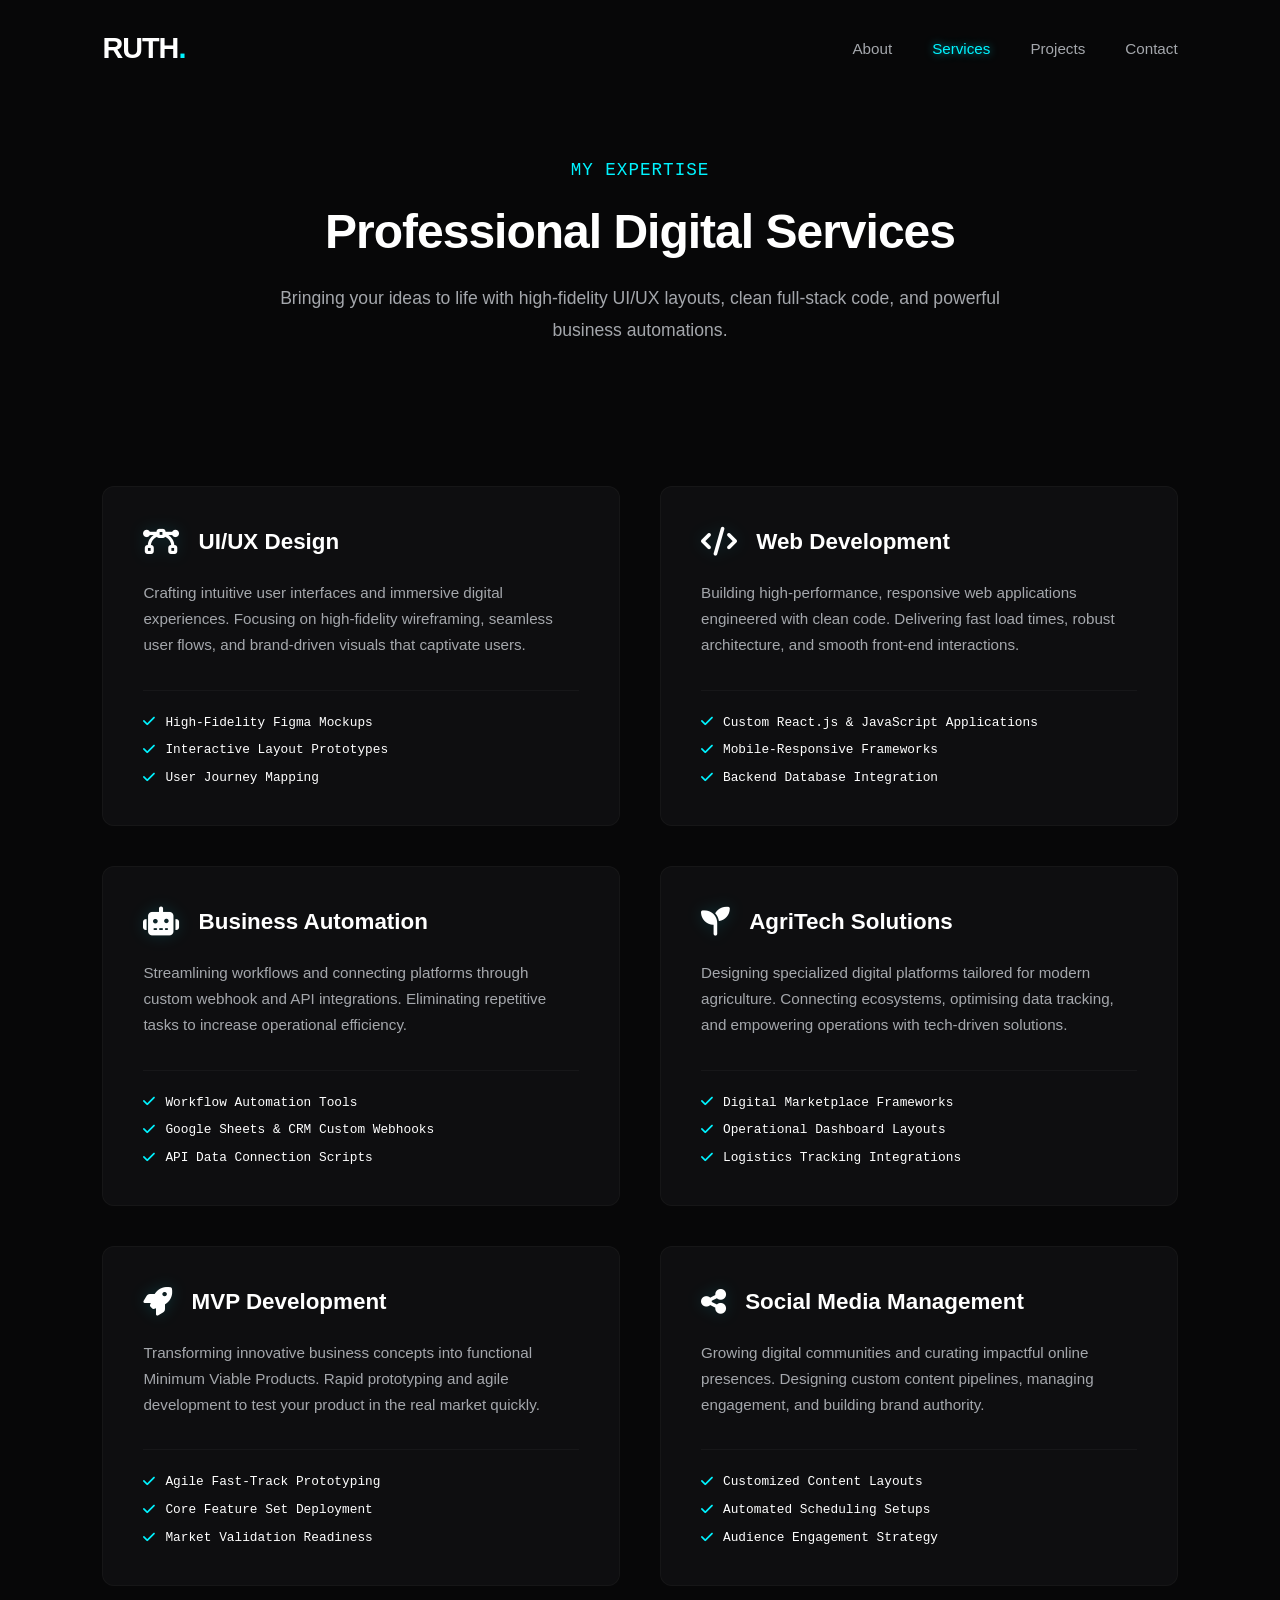
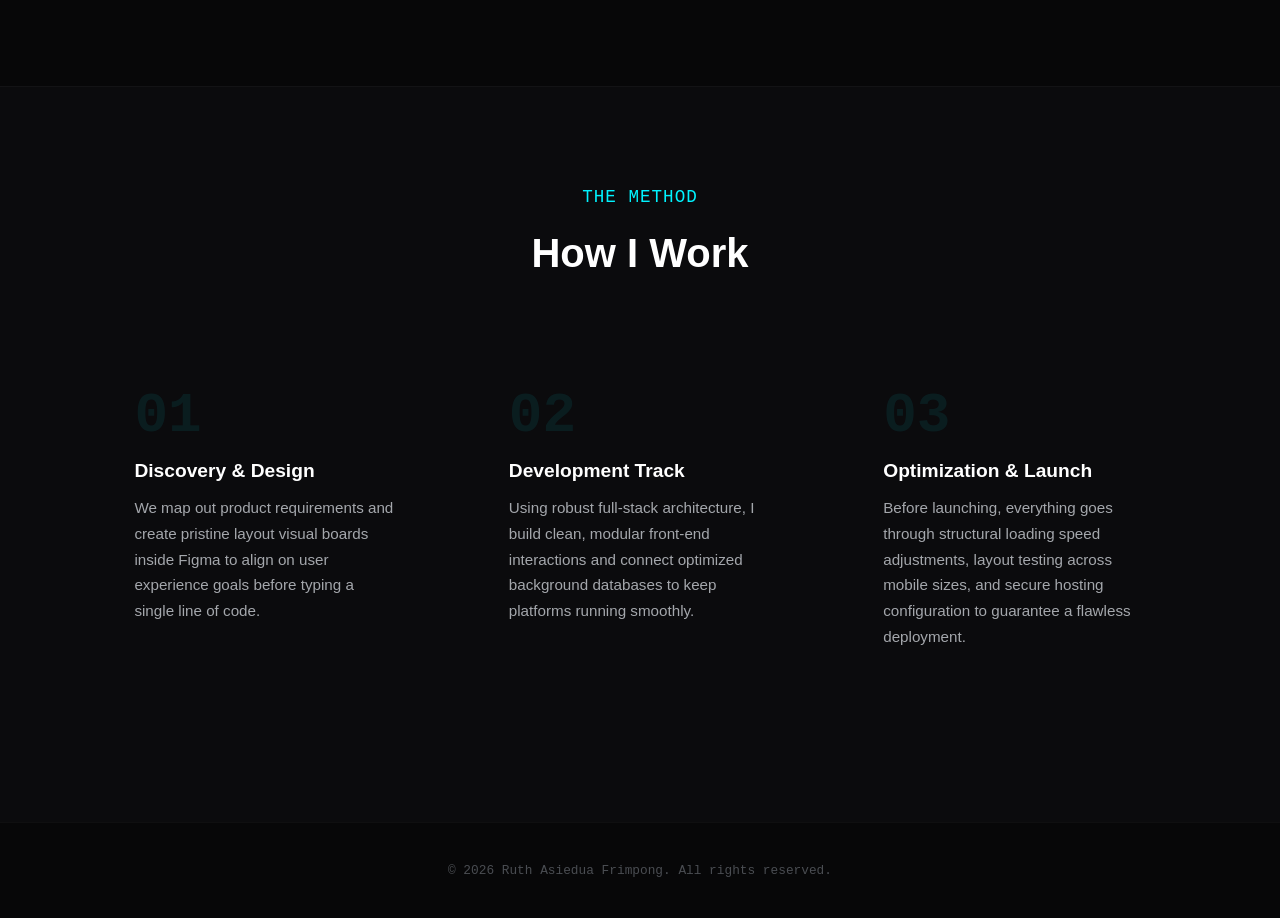
<file: services.html>
<!DOCTYPE html>
<html lang="en">
<head>
    <meta charset="UTF-8">
    <meta name="viewport" content="width=device-width, initial-scale=1.0">
    <title>Services | Ruth Asiedua Frimpong</title>
    <link rel="stylesheet" href="https://cdnjs.cloudflare.com/ajax/libs/font-awesome/6.4.0/css/all.min.css">
    <link rel="stylesheet" href="style.css">
</head>
<body class="bg-dark-portal">

    <nav class="portal-nav">
        <div class="nav-container">
            <a href="index.html" class="nav-logo">RUTH<span>.</span></a>
            <ul class="nav-links">
               
                <li><a href="about.html">About</a></li>
                <li><a href="services.html" class="active">Services</a></li>
                <li><a href="projects.html">Projects</a></li>
                <li><a href="index.html#contact">Contact</a></li>
            </ul>
        </div>
    </nav>

    <section class="services-hero-banner">
        <div class="banner-content">
            <span class="subheading-accent">My Expertise</span>
            <h1 class="page-main-title">Professional Digital Services</h1>
            <p class="banner-subtext">Bringing your ideas to life with high-fidelity UI/UX layouts, clean full-stack code, and powerful business automations.</p>
        </div>
    </section>

    <section class="services-hub-container">
        <div class="services-hub-grid">
            
            <div class="hub-service-card">
                <div class="hub-card-header">
                    <i class="fas fa-bezier-curve icon-cyan"></i>
                    <h3>UI/UX Design</h3>
                </div>
                <p>Crafting intuitive user interfaces and immersive digital experiences. Focusing on high-fidelity wireframing, seamless user flows, and brand-driven visuals that captivate users.</p>
                <ul class="service-spec-list">
                    <li><i class="fas fa-check"></i> High-Fidelity Figma Mockups</li>
                    <li><i class="fas fa-check"></i> Interactive Layout Prototypes</li>
                    <li><i class="fas fa-check"></i> User Journey Mapping</li>
                </ul>
            </div>

            <div class="hub-service-card">
                <div class="hub-card-header">
                    <i class="fas fa-code icon-cyan"></i>
                    <h3>Web Development</h3>
                </div>
                <p>Building high-performance, responsive web applications engineered with clean code. Delivering fast load times, robust architecture, and smooth front-end interactions.</p>
                <ul class="service-spec-list">
                    <li><i class="fas fa-check"></i> Custom React.js & JavaScript Applications</li>
                    <li><i class="fas fa-check"></i> Mobile-Responsive Frameworks</li>
                    <li><i class="fas fa-check"></i> Backend Database Integration</li>
                </ul>
            </div>

            <div class="hub-service-card">
                <div class="hub-card-header">
                    <i class="fas fa-robot icon-cyan"></i>
                    <h3>Business Automation</h3>
                </div>
                <p>Streamlining workflows and connecting platforms through custom webhook and API integrations. Eliminating repetitive tasks to increase operational efficiency.</p>
                <ul class="service-spec-list">
                    <li><i class="fas fa-check"></i> Workflow Automation Tools</li>
                    <li><i class="fas fa-check"></i> Google Sheets & CRM Custom Webhooks</li>
                    <li><i class="fas fa-check"></i> API Data Connection Scripts</li>
                </ul>
            </div>

            <div class="hub-service-card">
                <div class="hub-card-header">
                    <i class="fas fa-seedling icon-cyan"></i>
                    <h3>AgriTech Solutions</h3>
                </div>
                <p>Designing specialized digital platforms tailored for modern agriculture. Connecting ecosystems, optimising data tracking, and empowering operations with tech-driven solutions.</p>
                <ul class="service-spec-list">
                    <li><i class="fas fa-check"></i> Digital Marketplace Frameworks</li>
                    <li><i class="fas fa-check"></i> Operational Dashboard Layouts</li>
                    <li><i class="fas fa-check"></i> Logistics Tracking Integrations</li>
                </ul>
            </div>

            <div class="hub-service-card">
                <div class="hub-card-header">
                    <i class="fas fa-rocket icon-cyan"></i>
                    <h3>MVP Development</h3>
                </div>
                <p>Transforming innovative business concepts into functional Minimum Viable Products. Rapid prototyping and agile development to test your product in the real market quickly.</p>
                <ul class="service-spec-list">
                    <li><i class="fas fa-check"></i> Agile Fast-Track Prototyping</li>
                    <li><i class="fas fa-check"></i> Core Feature Set Deployment</li>
                    <li><i class="fas fa-check"></i> Market Validation Readiness</li>
                </ul>
            </div>

            <div class="hub-service-card">
                <div class="hub-card-header">
                    <i class="fas fa-share-nodes icon-cyan"></i>
                    <h3>Social Media Management</h3>
                </div>
                <p>Growing digital communities and curating impactful online presences. Designing custom content pipelines, managing engagement, and building brand authority.</p>
                <ul class="service-spec-list">
                    <li><i class="fas fa-check"></i> Customized Content Layouts</li>
                    <li><i class="fas fa-check"></i> Automated Scheduling Setups</li>
                    <li><i class="fas fa-check"></i> Audience Engagement Strategy</li>
                </ul>
            </div>

        </div>
    </section>

    <section class="workflow-process-section">
        <div class="workflow-header">
            <span class="subheading-accent">The Method</span>
            <h2>How I Work</h2>
        </div>
        
        <div class="workflow-steps-wrapper">
            <div class="workflow-step">
                <div class="step-number">01</div>
                <h4>Discovery & Design</h4>
                <p>We map out product requirements and create pristine layout visual boards inside Figma to align on user experience goals before typing a single line of code.</p>
            </div>
            <div class="workflow-step">
                <div class="step-number">02</div>
                <h4>Development Track</h4>
                <p>Using robust full-stack architecture, I build clean, modular front-end interactions and connect optimized background databases to keep platforms running smoothly.</p>
            </div>
            <div class="workflow-step">
                <div class="step-number">03</div>
                <h4>Optimization & Launch</h4>
                <p>Before launching, everything goes through structural loading speed adjustments, layout testing across mobile sizes, and secure hosting configuration to guarantee a flawless deployment.</p>
            </div>
        </div>
    </section>

    <footer class="portal-footer">
        <p>&copy; 2026 Ruth Asiedua Frimpong. All rights reserved.</p>
    </footer>

</body>
</html>
</file>
<file: style.css>
html {
    scroll-behavior: smooth;
    /* keep any other existing root properties here */
}

/* Core Configurations */
:root {
    --bg-dark: #070708;
    --text-white: #ffffff;
    --text-muted: #a4a7ac;
    --neon-cyan: #00f3ff;
    --font-sans: 'Inter', sans-serif;
    --font-mono: 'JetBrains Mono', monospace;
    
}

* {
    margin: 0;
    padding: 0;
    box-sizing: border-box;
}

body {
    background-color: var(--bg-dark);
    color: var(--text-white);
    font-family: var(--font-sans);
    overflow-x: hidden;
}

/* Persistent Header Styling */
header {
    position: fixed;
    top: 0;
    left: 0;
    width: 100%;
    padding: 1.5rem 8%;
    background: rgba(7, 7, 8, 0.9);
    backdrop-filter: blur(12px);
    z-index: 100;
    border-bottom: 1px solid rgba(255, 255, 255, 0.05);
}

nav {
    display: flex;
    justify-content: space-between;
    align-items: center;
}

.logo {
    font-family: var(--font-mono);
    color: #ff3344;
    font-weight: 700;
    font-size: 1.2rem;
    letter-spacing: 1px;
}

nav ul {
    display: flex;
    list-style: none;
    gap: 2.5rem;
}

nav ul li a {
    text-decoration: none;
    color: var(--text-muted);
    font-weight: 500;
    font-size: 0.95rem;
    transition: color 0.3s ease;
}

nav ul li a:hover, nav ul li a.active {
    color: var(--neon-cyan);
    text-shadow: 0 0 8px rgba(0, 243, 255, 0.6);
}







.portal-nav {
    position: absolute;
    top: 0;
    left: 0;
    width: 100%;
    z-index: 100;
    padding: 2rem 8%;
    background: transparent;
}

.nav-container {
    display: flex;
    justify-content: space-between;
    align-items: center;
    max-width: 1200px;
    margin: 0 auto;
    width: 100%;
}

.nav-logo {
    font-family: var(--font-sans);
    font-weight: 800;
    font-size: 1.8rem;
    letter-spacing: -1px;
    color: var(--text-white);
    text-decoration: none;
}

.nav-logo span {
    color: var(--neon-cyan);
}

.nav-links {
    display: flex;
    list-style: none;
    gap: 2.5rem;
    margin: 0;
    padding: 0;
}

.nav-links a {
    text-decoration: none;
    color: var(--text-muted);
    font-weight: 500;
    font-size: 0.95rem;
    transition: color 0.3s ease;
}

.nav-links a:hover, 
.nav-links a.active {
    color: var(--neon-cyan);
    text-shadow: 0 0 8px rgba(0, 243, 255, 0.6);
}














/* Two-Column Main Hero Grid */
.hero {
    min-height: 100vh;
    display: flex;
    align-items: center;
    padding: 0 8%;
    padding-top: 80px;
}

.hero-container {
    display: grid;
    grid-template-columns: 1.1fr 0.9fr;
    gap: 4rem;
    width: 100%;
    align-items: center;
}

/* Left Content Column Layout */
.hero-text-column .greeting {
    font-family: var(--font-mono);
    color: var(--text-white);
    font-size: 1.2rem;
    display: block;
    margin-bottom: 0.5rem;
}

.hero-text-column h1 {
    font-size: 3.2rem;
    font-weight: 700;
    line-height: 1.2;
    margin-bottom: 0.5rem;
}

.hero-text-column h2 {
    font-size: 2.2rem;
    color: var(--neon-cyan);
    font-weight: 600;
    margin-bottom: 1.5rem;
    text-shadow: 0 0 15px rgba(0, 243, 255, 0.3);
}

.hero-intro {
    color: var(--text-muted);
    font-size: 1.05rem;
    max-width: 520px;
    line-height: 1.7;
    margin-bottom: 2rem;
}

/* Clean Social Icon Circle Actions */
.social-icons {
    display: flex;
    gap: 1.2rem;
    margin-bottom: 2.5rem;
}

.social-icons a {
    width: 45px;
    height: 45px;
    background: rgba(0, 243, 255, 0.1);
    border: 1px solid rgba(0, 243, 255, 0.3);
    border-radius: 50%;
    display: flex;
    justify-content: center;
    align-items: center;
    color: var(--neon-cyan);
    text-decoration: none;
    font-size: 1.1rem;
    transition: all 0.3s ease;
}

.social-icons a:hover {
    transform: scale(1.1);
    background: var(--neon-cyan);
    color: var(--bg-dark);
    box-shadow: 0 0 15px var(--neon-cyan);
}




.btn {
    padding: 0.9rem 2rem;
    font-family: var(--font-mono);
    font-weight: 700;
    letter-spacing: 1px;
    text-decoration: none;
    text-align: center;
    border-radius: 4px;
    transition: all 0.3s ease;
    font-size: 0.9rem;
}

.btn-primary {
    border: 2px solid var(--neon-cyan);
    color: var(--neon-cyan);
    background: transparent;
    box-shadow: inset 0 0 0 0 var(--neon-cyan);
}

.btn-primary:hover {
    box-shadow: inset 0 0 20px rgba(0, 243, 255, 0.2), 0 0 15px rgba(0, 243, 255, 0.4);
    background: rgba(0, 243, 255, 0.05);
}

.btn-secondary {
    border: 2px solid var(--neon-cyan);
    color: var(--neon-cyan);
    background: transparent;
}

.btn-secondary:hover {
    box-shadow: inset 0 0 20px rgba(0, 243, 255, 0.2), 0 0 15px rgba(0, 243, 255, 0.4);
    background: rgba(0, 243, 255, 0.05);
}

/* Right Side Animation Canvas Mechanics */
.hero-animation-column {
    position: relative;
    width: 100%;
    height: 500px;
    display: flex;
    justify-content: center;
    align-items: center;
}

.floating-canvas {
    position: relative;
    width: 100%;
    height: 100%;
}

.tech-icon {
    position: absolute;
    font-size: 2.8rem;
    opacity: 0.75;
    filter: drop-shadow(0 4px 10px rgba(0, 0, 0, 0.5));
}

/* Pure CSS Floating Movement Presets */
@keyframes fluidFloatY {
    0%, 100% { transform: translateY(0) rotate(0deg); }
    50% { transform: translateY(-25px) rotate(8deg); }
}

@keyframes fluidFloatX {
    0%, 100% { transform: translateX(0) rotate(0deg); }
    50% { transform: translateX(20px) rotate(-8deg); }
}

/* Individual Icon Relative Grid Placements & Delays */
.float-item-1  { top: 10%; left: 15%;  animation: fluidFloatY 6s ease-in-out infinite; }
.float-item-2  { top: 12%; right: 20%; animation: fluidFloatX 7s ease-in-out infinite 0.5s; }
.float-item-3  { top: 35%; left: 40%;  animation: fluidFloatY 5.5s ease-in-out infinite 1s; font-size: 3.5rem; }
.float-item-4  { top: 55%; left: 10%;  animation: fluidFloatX 8s ease-in-out infinite; font-size: 3.2rem; }
.float-item-5  { top: 30%; right: 10%; animation: fluidFloatY 6.5s ease-in-out infinite 1.5s; }
.float-item-6  { bottom: 15%; left: 30%; animation: fluidFloatX 7.5s ease-in-out infinite 0.2s; }
.float-item-7  { bottom: 20%; right: 25%; animation: fluidFloatY 6s ease-in-out infinite 0.8s; }
.float-item-8  { top: 5%; left: 55%;  animation: fluidFloatX 9s ease-in-out infinite 1.2s; }
.float-item-9  { bottom: 35%; left: 15%; animation: fluidFloatY 5s ease-in-out infinite 0.3s; }
.float-item-10 { bottom: 40%; right: 35%; animation: fluidFloatX 8.5s ease-in-out infinite 2s; }
.float-item-11 { top: 50%; right: 15%; animation: fluidFloatY 7s ease-in-out infinite 0.4s; }
.float-item-12 { bottom: 5%; left: 60%;  animation: fluidFloatX 6.2s ease-in-out infinite 1.1s; }
.float-item-13 { bottom: 8%; left: 5%;   animation: fluidFloatY 8s ease-in-out infinite 0.7s; }

/* Responsive Adaptations for Smaller Viewports */
@media (max-width: 992px) {
    .hero-container {
        grid-template-columns: 1fr;
        gap: 2rem;
        text-align: center;
    }
    .hero-text-column {
        display: flex;
        flex-direction: column;
        align-items: center;
    }
    .social-icons, .cta-buttons {
        justify-content: center;
        margin-left: auto;
        margin-right: auto;
    }
    .hero-animation-column {
        height: 350px;
    }
    .tech-icon {
        font-size: 2.2rem;
    }
}















/* ==========================================================================
   ABOUT & SKILLS SPLIT INTERFACE STYLES
   ========================================================================== */

.about-section-container {
    padding: 120px 8% 100px 8%;
    background-color: #070708;
    border-top: 1px solid rgba(255, 255, 255, 0.03);
    position: relative;
}

.section-title {
    font-size: 3rem;
    text-align: center;
    font-family: var(--font-sans);
    font-weight: 700;
    margin-bottom: 4rem;
    letter-spacing: -1px;
}

/* Master Grid Separation */
.about-grid-wrapper {
    display: grid;
    grid-template-columns: 1.1fr 0.9fr;
    gap: 6rem;
    align-items: start;
}

/* Sub-label Accents */
.subheading-accent {
    font-family: var(--font-mono);
    color: var(--neon-cyan);
    font-size: 1.1rem;
    display: block;
    margin-bottom: 1.5rem;
    text-transform: uppercase;
    letter-spacing: 1px;
}

/* Left Narrative Column Custom Layouts */
.profile-headline {
    font-size: 2.2rem;
    font-weight: 600;
    line-height: 1.3;
    margin-bottom: 1.5rem;
    color: var(--text-white);
}

.profile-bio {
    color: var(--text-muted);
    font-size: 1.05rem;
    line-height: 1.8;
    margin-bottom: 2.5rem;
}

.metadata-profile-list {
    list-style: none;
    margin-bottom: 3.5rem;
}

.metadata-profile-list li {
    font-size: 1.05rem;
    margin-bottom: 1rem;
    color: var(--text-muted);
}

.metadata-profile-list li strong {
    color: var(--text-white);
    font-family: var(--font-mono);
    margin-right: 0.5rem;
    font-weight: 400;
}

/* Action Trigger Component Layouts */
.about-action-links {
    display: flex;
    align-items: center;
    gap: 1.5rem;
}

.action-btn {
    padding: 0.9rem 1.8rem;
    font-family: var(--font-mono);
    font-size: 0.85rem;
    font-weight: 700;
    text-decoration: none;
    border-radius: 4px;
    transition: all 0.3s cubic-bezier(0.25, 0.8, 0.25, 1);
    display: inline-flex;
    align-items: center;
    gap: 10px;
}

.btn-outline-download {
    border: 1px solid rgba(255, 255, 255, 0.4);
    color: var(--text-white);
    background: transparent;
}

.btn-outline-download:hover {
    border-color: var(--text-white);
    background: rgba(255, 255, 255, 0.03);
}

.btn-neon-readmore {
    background: var(--neon-cyan);
    color: var(--bg-dark);
    border: 1px solid var(--neon-cyan);
    box-shadow: 0 4px 14px rgba(0, 243, 255, 0.2);
}

.btn-neon-readmore:hover {
    background: transparent;
    color: var(--neon-cyan);
    box-shadow: 0 0 20px rgba(0, 243, 255, 0.4);
}

/* Right Skills Matrix Column Custom Layouts */
.skills-tier-block {
    margin-bottom: 2.5rem;
}

.skills-tier-block h4 {
    font-size: 1.3rem;
    color: var(--text-white);
    margin-bottom: 1.2rem;
    font-weight: 600;
}

.skills-icon-row {
    display: flex;
    flex-wrap: wrap;
    gap: 1.5rem;
}

/* High-End Tech Badge Elements & Label Tooltips */
.tech-badge {
    position: relative;
    width: 65px;
    height: 65px;
    background: #111113;
    border: 1px solid rgba(255, 255, 255, 0.03);
    border-radius: 8px;
    display: flex;
    justify-content: center;
    align-items: center;
    cursor: pointer;
    transition: all 0.3s ease;
}

.tech-badge i {
    font-size: 2.2rem;
    color: #4a4d52; /* Set to monochrome gray initial baseline state */
    transition: all 0.3s cubic-bezier(0.25, 0.8, 0.25, 1);
}

/* Hover Tooltip Text Assembly */
.tech-badge::after {
    content: attr(data-name);
    position: absolute;
    bottom: -32px;
    left: 50%;
    transform: translateX(-50%) translateY(5px);
    background: #1c1c1f;
    color: var(--text-white);
    font-family: var(--font-mono);
    font-size: 0.75rem;
    padding: 4px 8px;
    border-radius: 4px;
    border: 1px solid rgba(255, 255, 255, 0.08);
    white-space: nowrap;
    opacity: 0;
    pointer-events: none;
    transition: all 0.25s ease;
    z-index: 10;
}

/* Active Hover Transitions */
.tech-badge:hover {
    transform: translateY(-4px);
    background: #161619;
    border-color: rgba(255, 255, 255, 0.1);
}

.tech-badge:hover::after {
    opacity: 1;
    transform: translateX(-50%) translateY(0);
}

/* ==========================================================================
   EXPLICIT TECH AUTHENTIC BRAND COLOR TRANSITIONS ON HOVER
   ========================================================================== */
.tech-badge:hover i.devicon-html5-plain { color: #E34F26; }
.tech-badge:hover i.devicon-css3-plain { color: #1572B6; }
.tech-badge:hover i.devicon-javascript-plain { color: #F7DF1E; }
.tech-badge:hover i.devicon-react-original { color: #61DAFB; filter: drop-shadow(0 0 8px rgba(97,218,251,0.4)); }
.tech-badge:hover i.devicon-typescript-plain { color: #3178C6; }
.tech-badge:hover i.devicon-bootstrap-plain { color: #7952B3; }
.tech-badge:hover i.devicon-python-plain { color: #3776AB; }
.tech-badge:hover i.devicon-azuresqldatabase-plain { color: #0078D4; }
.tech-badge:hover i.devicon-mongodb-plain { color: #47A248; }
.tech-badge:hover i.devicon-java-plain { color: #007396; }
.tech-badge:hover i.devicon-amazonwebservices-plain-wordmark { color: #FF9900; }
.tech-badge:hover i.devicon-figma-plain { color: #F24E1E; }
.tech-badge:hover i.devicon-git-plain { color: #F05032; }


/* Responsive Media Configurations */
@media (max-width: 992px) {
    .about-grid-wrapper {
        grid-template-columns: 1fr;
        gap: 4rem;
    }
    .section-title {
        font-size: 2.5rem;
        margin-bottom: 2rem;
    }
}




















/* ==========================================================================
   PREMIUM GLASSMORPHISM SERVICES STYLES
   ========================================================================== */

.services-section-container {
    padding: 120px 8% 120px 8%;
    background-color: #0b0b0d; /* Dark background to shift from the previous block */
    position: relative;
}

.services-grid-wrapper {
    display: grid;
    grid-template-columns: repeat(auto-fit, minmax(320px, 1fr));
    gap: 2.5rem;
    margin-bottom: 4rem;
}

/* Premium Card Architecture */
.service-premium-card {
    background: rgba(22, 22, 25, 0.7);
    backdrop-filter: blur(8px);
    -webkit-backdrop-filter: blur(8px);
    border: 1px solid rgba(255, 255, 255, 0.03);
    padding: 3rem 2.5rem;
    border-radius: 12px;
    position: relative;
    overflow: hidden;
    display: flex;
    flex-direction: column;
    align-items: flex-start; /* Hard left-alignment */
    transition: all 0.4s cubic-bezier(0.25, 0.8, 0.25, 1);
}

/* Icon Treatments */
.service-icon-holder {
    font-size: 2rem;
    color: var(--neon-cyan);
    margin-bottom: 1.5rem;
    display: flex;
    align-items: center;
    justify-content: center;
    filter: drop-shadow(0 0 10px rgba(0, 243, 255, 0.2));
}

.service-premium-card h3 {
    font-size: 1.4rem;
    font-family: var(--font-sans);
    font-weight: 600;
    color: var(--text-white);
    margin-bottom: 1rem;
    letter-spacing: -0.5px;
}

.service-premium-card p {
    color: var(--text-muted);
    font-size: 0.95rem;
    line-height: 1.7;
    text-align: left; /* Left alignment for crisp typography */
}

/* Dynamic Interactive Underline Mechanics */
.card-neon-line {
    position: absolute;
    bottom: 0;
    left: 50%;
    width: 0;
    height: 3px;
    background: var(--neon-cyan);
    box-shadow: 0 0 12px var(--neon-cyan);
    transition: all 0.4s cubic-bezier(0.25, 0.8, 0.25, 1);
    transform: translateX(-50%);
}

/* Hover Transformations */
.service-premium-card:hover {
    transform: translateY(-8px);
    background: rgba(28, 28, 32, 0.8);
    border-color: rgba(0, 243, 255, 0.15);
    box-shadow: 0 15px 35px rgba(0, 0, 0, 0.4);
}

.service-premium-card:hover .card-neon-line {
    width: 100%;
}

/* Centered Button Position Styling */
.services-action-wrapper {
    display: flex;
    justify-content: center;
    width: 100%;
}




















/* ==========================================================================
   3D CAROUSEL PROJECTS STYLES
   ========================================================================== */

.projects-section-container {
    padding: 120px 8%;
    background-color: #070708;
    position: relative;
    overflow: hidden;
}

/* Slider Frame Constraint Setup */
.carousel-viewport {
    position: relative;
    max-width: 1000px;
    margin: 0 auto 4rem auto;
    height: 600px;
    display: flex;
    align-items: center;
    justify-content: center;
}

/* Flex Track Control */
.carousel-track {
    display: flex;
    width: 100%;
    height: 100%;
    position: relative;
    align-items: center;
    justify-content: center;
}

/* Individual Slide Architecture */
.project-slide {
    position: absolute;
    width: 100%;
    max-width: 680px;
    opacity: 0;
    transform: scale(0.85) translateY(30px);
    pointer-events: none;
    transition: all 0.5s cubic-bezier(0.4, 0, 0.2, 1);
    display: flex;
    flex-direction: column;
    align-items: center;
    z-index: 1;
}

/* Active Highlight Focus State */
.project-slide.active {
    opacity: 1;
    transform: scale(1) translateY(0);
    pointer-events: auto;
    z-index: 5;
}

/* Image Display Layer Treatments */
.project-image-wrapper {
    width: 100%;
    height: 340px;
    border-radius: 12px;
    overflow: hidden;
    border: 1px solid rgba(255, 255, 255, 0.05);
    box-shadow: 0 20px 40px rgba(0,0,0,0.6);
}

.project-image-wrapper img {
    width: 100%;
    height: 100%;
    object-fit: cover;
    transition: transform 0.5s ease;
}

.project-slide.active:hover .project-image-wrapper img {
    transform: scale(1.03);
}

/* Glassmorphism Details Wrapper Layout */
.project-details-card {
    background: rgba(22, 22, 25, 0.85);
    backdrop-filter: blur(12px);
    -webkit-backdrop-filter: blur(12px);
    border: 1px solid rgba(255, 255, 255, 0.04);
    border-radius: 12px;
    padding: 2.5rem;
    width: 90%;
    margin-top: -60px; /* Pulls the card over the image layer */
    box-shadow: 0 15px 35px rgba(0,0,0,0.4);
    text-align: center;
    z-index: 10;
}

.project-details-card h3 {
    font-size: 1.8rem;
    color: var(--text-white);
    margin-bottom: 0.3rem;
}

.project-details-card h4 {
    font-size: 0.95rem;
    color: var(--neon-cyan);
    font-family: var(--font-mono);
    margin-bottom: 1.5rem;
    font-weight: 400;
}

/* Clean Tech Pill Tags Layout */
.tech-pill-row {
    display: flex;
    justify-content: center;
    flex-wrap: wrap;
    gap: 0.6rem;
    margin-bottom: 2rem;
}

.tech-pill {
    background: rgba(255, 255, 255, 0.03);
    border: 1px solid rgba(255, 255, 255, 0.08);
    color: var(--text-muted);
    font-family: var(--font-mono);
    font-size: 0.75rem;
    padding: 4px 12px;
    border-radius: 20px;
    transition: all 0.3s ease;
}

.project-slide.active:hover .tech-pill {
    border-color: rgba(0, 243, 255, 0.2);
    color: var(--text-white);
}

/* Demo and Repo Button Rows */
.project-actions {
    display: flex;
    justify-content: center;
    gap: 1.2rem;
}

.proj-btn {
    padding: 0.7rem 1.8rem;
    font-family: var(--font-mono);
    font-size: 0.85rem;
    font-weight: 700;
    text-decoration: none;
    border-radius: 4px;
    transition: all 0.3s ease;
}

.btn-demo {
    background: var(--neon-cyan);
    color: var(--bg-dark);
    border: 1px solid var(--neon-cyan);
}

.btn-demo:hover {
    background: transparent;
    color: var(--neon-cyan);
    box-shadow: 0 0 15px rgba(0, 243, 255, 0.4);
}

.btn-repo {
    border: 1px solid rgba(255, 255, 255, 0.2);
    color: var(--text-white);
}

.btn-repo:hover {
    border-color: var(--text-white);
    background: rgba(255, 255, 255, 0.03);
}

/* Floating Navigation Control Arrows */
.nav-arrow {
    position: absolute;
    top: 50%;
    transform: translateY(-50%);
    width: 50px;
    height: 50px;
    background: rgba(22, 22, 25, 0.6);
    border: 1px solid rgba(255, 255, 255, 0.05);
    color: var(--text-white);
    border-radius: 50%;
    display: flex;
    justify-content: center;
    align-items: center;
    cursor: pointer;
    font-size: 1.1rem;
    z-index: 20;
    transition: all 0.3s ease;
}

.nav-arrow:hover {
    background: var(--bg-dark);
    border-color: var(--neon-cyan);
    color: var(--neon-cyan);
    box-shadow: 0 0 15px rgba(0, 243, 255, 0.3);
}

.prev-arrow { left: -20px; }
.next-arrow { right: -20px; }

.projects-action-wrapper {
    display: flex;
    justify-content: center;
    margin-top: 1rem;
}

/* Handle Mobile Scale Contraints */
@media (max-width: 768px) {
    .carousel-viewport { height: 520px; }
    .project-image-wrapper { height: 240px; }
    .project-details-card { padding: 1.5rem; margin-top: -40px; }
    .nav-arrow { width: 40px; height: 40px; font-size: 0.9rem; }
    .prev-arrow { left: 0px; }
    .next-arrow { right: 0px; }
}



















/* ==========================================================================
   PREMIUM CONTACT SECTION & FOOTER STYLES
   ========================================================================== */

.contact-section-container {
    padding: 120px 8%;
    background-color: #0b0b0d; /* Matching alternate background blocks */
    border-top: 1px solid rgba(255, 255, 255, 0.03);
    position: relative;
}

.contact-grid-wrapper {
    display: grid;
    grid-template-columns: 1fr 1fr;
    gap: 5rem;
    max-width: 1200px;
    margin: 0 auto;
    align-items: center;
}

/* Left Info Column Layout */
.contact-headline {
    font-size: 2.5rem;
    font-weight: 700;
    line-height: 1.3;
    margin-bottom: 1.5rem;
    color: var(--text-white);
}

.contact-subtext {
    color: var(--text-muted);
    font-size: 1.05rem;
    line-height: 1.8;
    margin-bottom: 3rem;
}

.contact-details-list {
    display: flex;
    flex-direction: column;
    gap: 2rem;
}

.contact-detail-item {
    display: flex;
    align-items: center;
    gap: 1.5rem;
}

.contact-detail-item i {
    font-size: 1.5rem;
    color: var(--neon-cyan);
    width: 50px;
    height: 50px;
    background: rgba(0, 243, 255, 0.05);
    border: 1px solid rgba(0, 243, 255, 0.1);
    border-radius: 8px;
    display: flex;
    justify-content: center;
    align-items: center;
    filter: drop-shadow(0 0 8px rgba(0, 243, 255, 0.1));
}

.contact-detail-item span {
    font-family: var(--font-mono);
    font-size: 0.8rem;
    color: var(--text-muted);
    text-transform: uppercase;
    display: block;
}

.contact-detail-item p {
    font-size: 1.1rem;
    color: var(--text-white);
    font-weight: 500;
}

/* Right Form Column Layout */
.contact-premium-form {
    background: rgba(22, 22, 25, 0.7);
    backdrop-filter: blur(8px);
    -webkit-backdrop-filter: blur(8px);
    border: 1px solid rgba(255, 255, 255, 0.03);
    padding: 3rem;
    border-radius: 12px;
    display: flex;
    flex-direction: column;
    gap: 1.8rem;
    box-shadow: 0 20px 40px rgba(0, 0, 0, 0.4);
}

.form-group {
    display: flex;
    flex-direction: column;
    gap: 0.6rem;
}

.form-group label {
    font-family: var(--font-mono);
    font-size: 0.85rem;
    color: var(--text-muted);
}

.form-group input,
.form-group textarea {
    background: #111113;
    border: 1px solid rgba(255, 255, 255, 0.08);
    padding: 1rem;
    border-radius: 6px;
    color: var(--text-white);
    font-family: var(--font-sans);
    font-size: 0.95rem;
    transition: all 0.3s ease;
}

/* Interactive Neon Focus Glow */
.form-group input:focus,
.form-group textarea:focus {
    outline: none;
    border-color: var(--neon-cyan);
    box-shadow: 0 0 12px rgba(0, 243, 255, 0.2);
    background: #161619;
}

/* Form Action Submit Button */
.btn-submit-contact {
    background: var(--neon-cyan);
    color: var(--bg-dark);
    border: 1px solid var(--neon-cyan);
    padding: 1rem;
    border-radius: 6px;
    font-family: var(--font-mono);
    font-weight: 700;
    font-size: 0.95rem;
    cursor: pointer;
    display: flex;
    justify-content: center;
    align-items: center;
    gap: 10px;
    transition: all 0.3s cubic-bezier(0.25, 0.8, 0.25, 1);
    box-shadow: 0 4px 14px rgba(0, 243, 255, 0.2);
    margin-top: 0.5rem;
}

.btn-submit-contact:hover {
    background: transparent;
    color: var(--neon-cyan);
    box-shadow: 0 0 20px rgba(0, 243, 255, 0.4);
}

/* CLEAN PORTAL FOOTER */
.portal-footer {
    padding: 2.5rem 8%;
    background-color: #070708;
    text-align: center;
    border-top: 1px solid rgba(255, 255, 255, 0.03);
}

.portal-footer p {
    font-family: var(--font-mono);
    font-size: 0.8rem;
    color: #4a4d52;
}

/* Responsive Adaptations */
@media (max-width: 992px) {
    .contact-grid-wrapper {
        grid-template-columns: 1fr;
        gap: 4rem;
    }
    .contact-premium-form {
        padding: 2rem;
    }
}


.contact-link {
    color: var(--text-white);
    text-decoration: none;
    transition: color 0.3s ease;
}

.contact-link:hover {
    color: var(--neon-cyan);
}























/* ==========================================================================
   DEDICATED ABOUT PAGE STYLES (COMBINED BLUEPRINT CONCEPT)
   ========================================================================== */

/* Page Framework Container Split */
.about-hero-profile {
    padding: 160px 8% 100px 8%;
    background-color: #070708;
}

.about-profile-grid {
    display: grid;
    grid-template-columns: 0.8fr 1.2fr;
    gap: 5rem;
    max-width: 1200px;
    margin: 0 auto;
    align-items: center;
}

/* Safet-Inspired Polygon Photo Mask Engineering */
.profile-frame-wrapper {
    position: relative;
    display: flex;
    justify-content: center;
    align-items: center;
}

.geometric-photo-mask {
    position: relative;
    width: 340px;
    height: 380px;
    clip-path: polygon(10% 0%, 100% 0%, 90% 100%, 0% 100%); /* Premium asymmetric shift styling */
    border-radius: 16px;
    overflow: hidden;
    box-shadow: 0 20px 40px rgba(0,0,0,0.5);
    z-index: 5;
}

.geometric-photo-mask img {
    width: 100%;
    height: 100%;
    object-fit: cover;
    transition: transform 0.6s cubic-bezier(0.25, 0.8, 0.25, 1);
}

.geometric-photo-mask:hover img {
    transform: scale(1.05);
}

/* Neon Backplate Shadow Glow Accent */
.photo-glow-backplate {
    position: absolute;
    top: 0;
    left: 0;
    width: 100%;
    height: 100%;
    border: 2px solid var(--neon-cyan);
    box-shadow: 0 0 25px rgba(0, 243, 255, 0.3);
    pointer-events: none;
    border-radius: 16px;
    z-index: -1;
}

/* Narrative Text Column Styles */
.story-main-title {
    font-size: 2.6rem;
    color: var(--text-white);
    line-height: 1.25;
    margin-bottom: 2rem;
    font-weight: 700;
    letter-spacing: -1px;
}

.story-paragraph {
    color: var(--text-muted);
    font-size: 1.05rem;
    line-height: 1.8;
    margin-bottom: 1.5rem;
}

.story-paragraph strong {
    color: var(--text-white);
}

/* Clean Jeferson-Style Minimal Social Grid Icons */
.about-social-row {
    display: flex;
    gap: 1.8rem;
    margin-top: 2.5rem;
}

.about-social-row a {
    font-size: 1.4rem;
    color: #4a4d52;
    transition: all 0.3s ease;
}

.about-social-row a:hover {
    color: var(--neon-cyan);
    transform: translateY(-3px);
    filter: drop-shadow(0 0 8px rgba(0, 243, 255, 0.5));
}

/* ==========================================================================
   GLOWING TRACK TIMELINE STYLES (SCALABLE & MODULAR)
   ========================================================================== */

.origins-path-container {
    padding: 100px 8% 140px 8%;
    background-color: #0b0b0d;
    border-top: 1px solid rgba(255, 255, 255, 0.03);
}

.timeline-header {
    text-align: center;
    margin-bottom: 6rem;
}

.timeline-header h2 {
    font-size: 2.5rem;
    color: var(--text-white);
    margin-top: 0.5rem;
}

/* The Core Path Track Wrapper */
.glowing-timeline-wrapper {
    position: relative;
    max-width: 850px;
    margin: 0 auto;
    display: flex;
    flex-direction: column;
    gap: 4rem;
}

/* Connecting Center Thread Line */
.timeline-center-thread {
    position: absolute;
    left: 35px;
    top: 10px;
    bottom: 10px;
    width: 2px;
    background: linear-gradient(to bottom, var(--neon-cyan), rgba(0, 243, 255, 0.05));
    box-shadow: 0 0 10px rgba(0, 243, 255, 0.2);
}

/* Individual Card Node Block Layout */
.timeline-milestone-node {
    position: relative;
    display: flex;
    align-items: start;
    padding-left: 80px; /* Leave space for the connecting point node indicator */
}

/* Connected Track Dot Marker Indicator */
.timeline-marker-dot {
    position: absolute;
    left: 27px;
    top: 30px;
    width: 18px;
    height: 18px;
    background: #0b0b0d;
    border: 3px solid var(--neon-cyan);
    border-radius: 50%;
    box-shadow: 0 0 10px var(--neon-cyan);
    z-index: 5;
    transition: all 0.3s ease;
}

/* Premium Asymmetric Detail Card Mechanics */
.timeline-content-glass {
    background: rgba(22, 22, 25, 0.6);
    backdrop-filter: blur(8px);
    -webkit-backdrop-filter: blur(8px);
    border: 1px solid rgba(255, 255, 255, 0.03);
    padding: 2.5rem;
    border-radius: 12px;
    width: 100%;
    transition: all 0.4s cubic-bezier(0.25, 0.8, 0.25, 1);
}

.milestone-date {
    font-family: var(--font-mono);
    color: var(--neon-cyan);
    font-size: 0.8rem;
    text-transform: uppercase;
    letter-spacing: 1px;
    display: block;
    margin-bottom: 0.5rem;
}

.timeline-content-glass h3 {
    font-size: 1.4rem;
    color: var(--text-white);
    margin-bottom: 1rem;
    font-weight: 600;
}

.timeline-content-glass p {
    color: var(--text-muted);
    font-size: 0.95rem;
    line-height: 1.7;
}

/* Dynamic Hover Visual Enhancements */
.timeline-milestone-node:hover .timeline-marker-dot {
    background: var(--neon-cyan);
    transform: scale(1.2);
}

.timeline-milestone-node:hover .timeline-content-glass {
    background: rgba(28, 28, 32, 0.8);
    border-color: rgba(0, 243, 255, 0.15);
    box-shadow: 0 15px 30px rgba(0,0,0,0.4);
    transform: translateX(5px);
}

/* Responsive Structural Re-allocations */
@media (max-width: 992px) {
    .about-profile-grid {
        grid-template-columns: 1fr;
        gap: 3.5rem;
    }
    .geometric-photo-mask {
        width: 100%;
        max-width: 340px;
    }
    .story-main-title {
        font-size: 2.1rem;
    }
}

@media (max-width: 768px) {
    .timeline-center-thread { left: 20px; }
    .timeline-marker-dot { left: 12px; }
    .timeline-milestone-node { padding-left: 50px; }
    .timeline-content-glass { padding: 1.8rem; }
}

























/* ==========================================================================
   DEDICATED SERVICES VIEW STYLES
   ========================================================================== */

.services-hero-banner {
    padding: 160px 8% 80px 8%;
    background-color: #070708;
    text-align: center;
}

.banner-content {
    max-width: 750px;
    margin: 0 auto;
}

.page-main-title {
    font-size: 3rem;
    color: var(--text-white);
    font-weight: 700;
    margin-top: 0.5rem;
    margin-bottom: 1.5rem;
    letter-spacing: -1px;
}

.banner-subtext {
    color: var(--text-muted);
    font-size: 1.1rem;
    line-height: 1.8;
}

/* Services Page Sub-Grid System */
.services-hub-container {
    padding: 60px 8% 100px 8%;
    background-color: #070708;
}

.services-hub-grid {
    display: grid;
    grid-template-columns: repeat(auto-fit, minmax(340px, 1fr));
    gap: 2.5rem;
    max-width: 1200px;
    margin: 0 auto;
}

.hub-service-card {
    background: rgba(22, 22, 25, 0.5);
    border: 1px solid rgba(255, 255, 255, 0.03);
    border-radius: 12px;
    padding: 2.5rem;
    transition: all 0.3s standard;
}

.hub-card-header {
    display: flex;
    align-items: center;
    gap: 1.2rem;
    margin-bottom: 1.5rem;
}

.hub-card-header i {
    font-size: 1.8rem;
    filter: drop-shadow(0 0 8px rgba(0, 243, 255, 0.15));
}

.hub-card-header h3 {
    font-size: 1.4rem;
    color: var(--text-white);
    font-weight: 600;
}

.hub-service-card p {
    color: var(--text-muted);
    font-size: 0.95rem;
    line-height: 1.7;
    margin-bottom: 2rem;
}

/* Checklist Items Inside Services Detail */
.service-spec-list {
    list-style: none;
    padding: 0;
    margin: 0;
    display: flex;
    flex-direction: column;
    gap: 0.8rem;
    border-top: 1px solid rgba(255, 255, 255, 0.04);
    padding-top: 1.5rem;
}

.service-spec-list li {
    font-family: var(--font-mono);
    font-size: 0.8rem;
    color: var(--text-white);
    display: flex;
    align-items: center;
    gap: 10px;
}

.service-spec-list li i {
    color: var(--neon-cyan);
    font-size: 0.85rem;
}

.hub-service-card:hover {
    border-color: rgba(0, 243, 255, 0.15);
    background: rgba(28, 28, 32, 0.7);
    transform: translateY(-5px);
}

/* Workflow Blocks Setup */
.workflow-process-section {
    padding: 100px 8% 140px 8%;
    background-color: #0b0b0d;
    border-top: 1px solid rgba(255, 255, 255, 0.03);
}

.workflow-header {
    text-align: center;
    margin-bottom: 5rem;
}

.workflow-header h2 {
    font-size: 2.5rem;
    color: var(--text-white);
    margin-top: 0.5rem;
}

.workflow-steps-wrapper {
    display: grid;
    grid-template-columns: repeat(auto-fit, minmax(280px, 1fr));
    gap: 3rem;
    max-width: 1200px;
    margin: 0 auto;
}

.workflow-step {
    position: relative;
    padding: 2rem;
}

.step-number {
    font-family: var(--font-mono);
    font-size: 3.5rem;
    font-weight: 800;
    color: rgba(0, 243, 255, 0.08);
    line-height: 1;
    margin-bottom: 1rem;
}

.workflow-step h4 {
    font-size: 1.2rem;
    color: var(--text-white);
    margin-bottom: 0.8rem;
    font-weight: 600;
}

.workflow-step p {
    color: var(--text-muted);
    font-size: 0.95rem;
    line-height: 1.7;
}

/* Responsiveness adjustments */
@media (max-width: 768px) {
    .page-main-title { font-size: 2.2rem; }
    .services-hero-banner { padding-top: 140px; }
}





























/* ==========================================================================
   UNIFORM PORTFOLIO PROJECTS GALLERY STYLES
   ========================================================================== */

.gallery-hero-banner {
    padding: 160px 8% 40px 8%;
    background-color: #070708;
    text-align: center;
}

.gallery-banner-content {
    max-width: 800px;
    margin: 0 auto;
}

/* Category Filter Menu Row Controls */
.filter-controls-row {
    display: flex;
    justify-content: center;
    gap: 1.2rem;
    margin-top: 3.5rem;
    margin-bottom: 1rem;
}

.filter-btn {
    background: rgba(255, 255, 255, 0.02);
    border: 1px solid rgba(255, 255, 255, 0.06);
    color: var(--text-muted);
    padding: 0.7rem 1.8rem;
    border-radius: 30px;
    font-family: var(--font-mono);
    font-size: 0.85rem;
    font-weight: 500;
    cursor: pointer;
    transition: all 0.3s ease;
}

.filter-btn:hover,
.filter-btn.active {
    background: transparent;
    color: var(--neon-cyan);
    border-color: var(--neon-cyan);
    box-shadow: 0 0 15px rgba(0, 243, 255, 0.25);
}

/* Portfolio Layout Display Grid */
.gallery-grid-container {
    padding: 40px 8% 140px 8%;
    background-color: #070708;
}

.portfolio-display-grid {
    display: grid;
    grid-template-columns: repeat(auto-fit, minmax(350px, 1fr));
    gap: 3rem;
    max-width: 1200px;
    margin: 0 auto;
}

/* Unified Project Card Architecture */
.gallery-project-card {
    background: rgba(22, 22, 25, 0.5);
    border: 1px solid rgba(255, 255, 255, 0.03);
    border-radius: 12px;
    overflow: hidden;
    display: flex;
    flex-direction: column;
    transition: all 0.4s cubic-bezier(0.25, 0.8, 0.25, 1);
}

.gallery-card-image {
    position: relative;
    width: 100%;
    height: 230px;
    overflow: hidden;
}

.gallery-card-image img {
    width: 100%;
    height: 100%;
    object-fit: cover;
    transition: transform 0.5s ease;
}

/* Category Badge Graphic Layer */
.card-image-overlay {
    position: absolute;
    top: 0;
    left: 0;
    width: 100%;
    height: 100%;
    background: linear-gradient(to bottom, rgba(7,7,8,0.1), rgba(7,7,8,0.7));
    padding: 1.5rem;
    display: flex;
    align-items: start;
}

.cat-badge {
    background: rgba(7, 7, 8, 0.85);
    border: 1px solid rgba(255,255,255,0.08);
    backdrop-filter: blur(4px);
    -webkit-backdrop-filter: blur(4px);
    color: var(--neon-cyan);
    font-family: var(--font-mono);
    font-size: 0.7rem;
    padding: 4px 12px;
    border-radius: 4px;
    text-transform: uppercase;
}

/* Detail Box Parameters */
.gallery-card-details {
    padding: 2.5rem 2rem 2rem 2rem;
    display: flex;
    flex-direction: column;
    flex-grow: 1;
}

.gallery-card-details h3 {
    font-size: 1.6rem;
    color: var(--text-white);
    margin-bottom: 0.3rem;
}

.gallery-card-details h4 {
    font-size: 0.9rem;
    color: var(--neon-cyan);
    font-family: var(--font-mono);
    margin-bottom: 1.2rem;
    font-weight: 400;
}

.gallery-card-details p {
    color: var(--text-muted);
    font-size: 0.95rem;
    line-height: 1.7;
    margin-bottom: 1.8rem;
}

.card-tech-row {
    display: flex;
    flex-wrap: wrap;
    gap: 0.6rem;
    margin-bottom: 2rem;
    margin-top: auto; /* Pushes the row elements cleanly to the card base */
}

/* Action Trigger Border Splices */
.gallery-card-actions {
    display: flex;
    gap: 1.2rem;
    border-top: 1px solid rgba(255,255,255,0.04);
    padding-top: 1.5rem;
}

/* Interactive Card Transformation Responses */
.gallery-project-card:hover {
    transform: translateY(-6px);
    border-color: rgba(0, 243, 255, 0.15);
    background: rgba(28, 28, 32, 0.5);
    box-shadow: 0 20px 40px rgba(0,0,0,0.4);
}

.gallery-project-card:hover .gallery-card-image img {
    transform: scale(1.04);
}

@media (max-width: 768px) {
    .filter-controls-row {
        flex-direction: column;
        gap: 0.8rem;
    }
}
/* ==========================================================================
   FIGMA DESIGNS SECTION
   ========================================================================== */
.figma-section-container {
    padding: 100px 8%;
    background-color: #0a0a0b;
}

.figma-section-header {
    text-align: center;
    margin-bottom: 3.5rem;
}

.figma-section-header .subheading-accent {
    display: inline-block;
    font-size: 0.85rem;
    font-weight: 600;
    letter-spacing: 3px;
    text-transform: uppercase;
    color: #a78bfa;
    background: rgba(167, 139, 250, 0.1);
    padding: 0.4rem 1.2rem;
    border-radius: 20px;
    margin-bottom: 0.8rem;
}

.figma-section-header .section-title {
    font-size: 2.5rem;
    font-weight: 700;
    color: #ffffff;
    margin-bottom: 0.8rem;
}

.figma-section-header .banner-subtext {
    font-size: 1rem;
    color: #a0a0a0;
    max-width: 600px;
    margin: 0 auto;
    line-height: 1.6;
}

.figma-grid {
    display: grid;
    grid-template-columns: repeat(3, 1fr);
    gap: 1.8rem;
    max-width: 1200px;
    margin: 0 auto;
}

.figma-card {
    background: #121214;
    border-radius: 16px;
    overflow: hidden;
    border: 1px solid #1e1e20;
    transition: transform 0.3s ease, box-shadow 0.3s ease;
}

.figma-card:hover {
    transform: translateY(-6px);
    box-shadow: 0 20px 40px rgba(0, 0, 0, 0.4);
    border-color: #a78bfa40;
}

.figma-image-placeholder {
    position: relative;
    width: 100%;
    aspect-ratio: 16 / 10;
    background: #1a1a1d;
    overflow: hidden;
    display: flex;
    align-items: center;
    justify-content: center;
}

.figma-image-placeholder img {
    width: 100%;
    height: 100%;
    object-fit: cover;
    display: block;
}

.figma-placeholder-overlay {
    position: absolute;
    inset: 0;
    display: flex;
    flex-direction: column;
    align-items: center;
    justify-content: center;
    gap: 0.6rem;
    background: rgba(10, 10, 11, 0.7);
    color: #a78bfa;
    font-size: 0.85rem;
    opacity: 0;
    transition: opacity 0.3s ease;
    pointer-events: none;
}

.figma-image-placeholder:hover .figma-placeholder-overlay {
    opacity: 1;
}

.figma-placeholder-overlay i {
    font-size: 2rem;
}

.figma-card-details {
    padding: 1.2rem 1.4rem 1.4rem;
}

.figma-card-details h3 {
    font-size: 1.1rem;
    font-weight: 600;
    color: #ffffff;
    margin-bottom: 0.3rem;
}

.figma-card-details p {
    font-size: 0.88rem;
    color: #8a8a8a;
    line-height: 1.5;
}

@media (max-width: 992px) {
    .figma-grid {
        grid-template-columns: repeat(2, 1fr);
    }
}

@media (max-width: 600px) {
    .figma-grid {
        grid-template-columns: 1fr;
    }
    
    .figma-section-container {
        padding: 60px 5%;
    }
    
    .figma-section-header .section-title {
        font-size: 1.8rem;
    }
}
</file>
